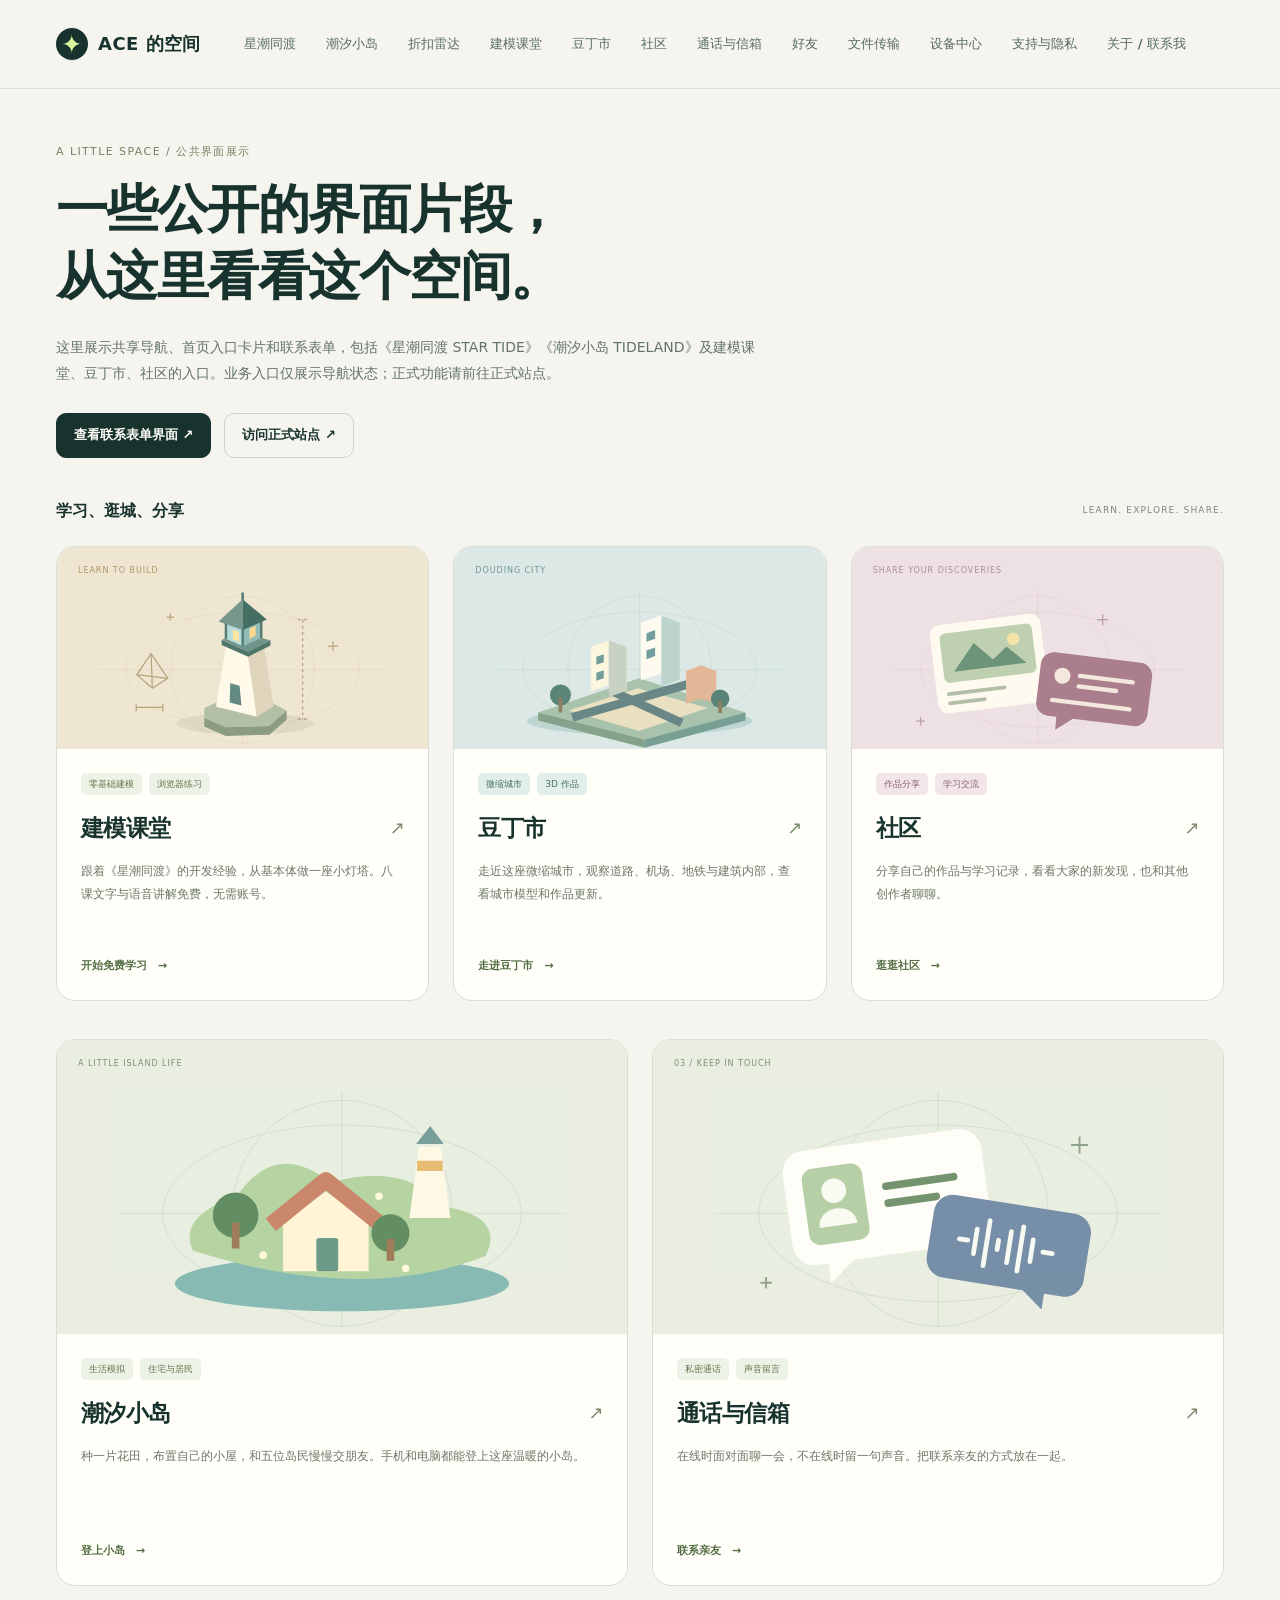
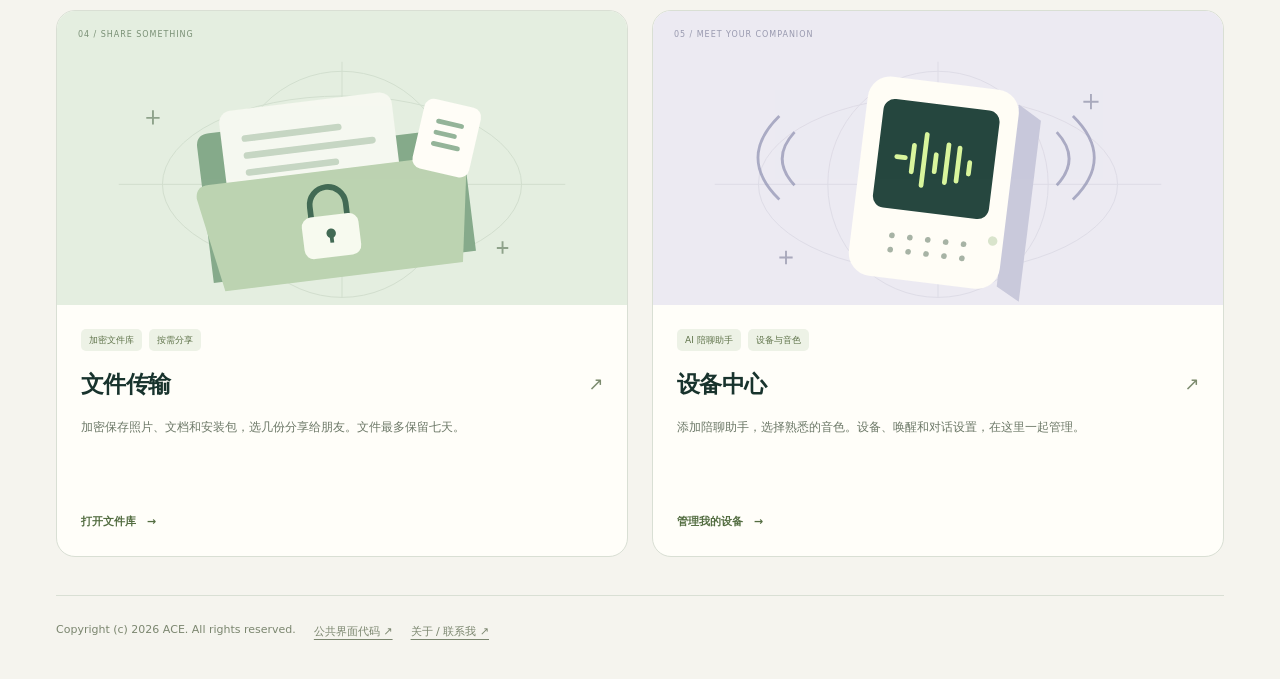
<file: index.html>
<!doctype html>
<html lang="zh-CN">
<head>
  <meta charset="utf-8">
  <meta name="viewport" content="width=device-width,initial-scale=1">
  <meta name="description" content="ACE 的空间的公开前端片段：共享导航、入口插画及联系表单界面。">
  <meta name="theme-color" content="#f5f4ee">
  <title>公共界面展示 · ACE 的空间</title>
  <link rel="stylesheet" href="/shared/site-shell.css">
  <style>
*{box-sizing:border-box}html{color-scheme:light}body{margin:0;background:#f5f4ee;color:#18332d;font:15px/1.6 Inter,"Segoe UI","Microsoft YaHei",system-ui,sans-serif}a{color:inherit}button,input,textarea{font:inherit}.skip{position:fixed;top:8px;left:8px;z-index:1000;padding:10px 15px;background:#18332d;color:#fffef9;border-radius:8px;transform:translateY(-160%)}.skip:focus{transform:none}.ace-contact-footer{display:flex;flex-wrap:wrap;align-items:center;gap:22px;border-top:1px solid #d9dfd4;padding-top:26px;color:#7b866f;font-size:11px}.eyebrow{display:flex;align-items:center;gap:9px}.eyebrow>span{width:6px;height:6px;border-radius:50%;background:#8aa763}
</style>
  <style>
.ace-demo-main{max-width:var(--ace-shell-width,1264px);margin:0 auto;padding:54px var(--ace-shell-gutter,48px) 36px}.ace-demo-eyebrow{margin:0 0 15px;color:#738362;font-size:11px;letter-spacing:.13em}.ace-demo-main h1{max-width:760px;margin:0;font-size:clamp(30px,4.5vw,52px);line-height:1.3;letter-spacing:-.03em}.ace-demo-intro{max-width:710px;margin:23px 0;color:#62736a;font-size:14px;line-height:1.9}.ace-demo-actions{display:flex;flex-wrap:wrap;gap:13px;margin:26px 0 40px}.ace-demo-actions a{display:inline-flex;align-items:center;min-height:44px;padding:11px 17px;border:1px solid #cbd5c1;border-radius:10px;text-decoration:none;font-size:13px;font-weight:650}.ace-demo-actions a:first-child{background:#18332d;color:#fffef9;border-color:#18332d}.ace-demo-main .extra-grid{display:grid;grid-template-columns:repeat(3,minmax(0,1fr));gap:20px}.ace-demo-main .destination{display:block;overflow:hidden;min-width:0;border:1px solid #d9dfd4;border-radius:19px;background:#fffef9;text-decoration:none}.ace-demo-main .card-art{position:relative;overflow:hidden;min-height:178px;padding:28px 0 0;color:#567152;background:#e9eee0}.ace-demo-main .files-art{background:#e4eee0}.ace-demo-main .companion-art{background:#eceaf2;color:#7d7f99}.ace-demo-main .card-art svg{display:block;width:100%;height:auto}.ace-demo-main .art-label{position:absolute;top:18px;left:21px;font-size:8px;letter-spacing:.12em;opacity:.75}.ace-demo-main .card-copy{padding:24px}.ace-demo-main .tags{display:flex;flex-wrap:wrap;gap:7px;margin-bottom:15px}.ace-demo-main .tags span{padding:4px 8px;border-radius:5px;background:#edf2e6;color:#60744b;font-size:9px}.ace-demo-main .card-copy h2{display:flex;align-items:center;justify-content:space-between;margin:0;font-size:23px;letter-spacing:-.025em}.ace-demo-main .card-copy h2 span{font-size:18px;font-weight:400;color:#7c8b6e}.ace-demo-main .card-copy p{min-height:72px;margin:13px 0 20px;color:#6c7867;font-size:12px;line-height:1.9}.ace-demo-main .card-action{font-size:11px;font-weight:650;color:#536d41}.ace-demo-main .card-action span{margin-left:7px}.ace-demo-footer{display:flex;flex-wrap:wrap;gap:18px;margin-top:38px;padding-top:25px;border-top:1px solid #d9dfd4;color:#7b866f;font-size:11px}.ace-demo-footer a{display:inline-flex;align-items:center;min-height:44px;margin-block:-11px;text-underline-offset:4px}.ace-demo-main a:focus-visible{outline:3px solid #476ec4;outline-offset:4px}@media(max-width:900px){.ace-demo-main .extra-grid{grid-template-columns:repeat(2,minmax(0,1fr))}}@media(max-width:650px){.ace-demo-main{padding-top:32px}.ace-demo-main .extra-grid{grid-template-columns:minmax(0,1fr)}.ace-demo-main .card-art{min-height:0}.ace-demo-main .card-copy p{min-height:0}.ace-demo-main .card-copy{padding:23px}}

.ace-demo-main .section-heading{display:flex;flex-wrap:wrap;align-items:center;justify-content:space-between;gap:10px 15px;margin:9px 0 23px}.ace-demo-main .section-heading h2{margin:0;font-size:16px;font-weight:650}.ace-demo-main .section-heading>span{font-size:9px;letter-spacing:.13em;color:#7b877c}.ace-demo-main .creative-destinations{grid-template-columns:repeat(3,minmax(0,1fr));gap:24px;margin-bottom:38px}.ace-demo-main .destinations-secondary{grid-template-columns:repeat(2,minmax(0,1fr));gap:24px}.ace-demo-main .learn-art{background:#efe6d2;color:#9b7a46}.ace-demo-main .city-art{background:#dce8e5;color:#4f7c79}.ace-demo-main .community-art{background:#eee1e4;color:#9a7381}.ace-demo-main .city-card .tags span{background:#e1eeeb;color:#456f65}.ace-demo-main .community-card .tags span{background:#f2e6e9;color:#8a6373}@media(max-width:760px){.ace-demo-main .creative-destinations{grid-template-columns:minmax(0,1fr);gap:22px}}@media(max-width:650px){.ace-demo-main .destinations-secondary{grid-template-columns:minmax(0,1fr);gap:22px}}
</style>
</head>
<body data-ace-page="home">
  <a class="skip" href="#display-main">跳到公共界面展示</a>
  <header class="ace-site-header" data-ace-site-header>
  <div class="ace-site-header__inner">
    <a class="ace-site-brand" href="/" aria-label="ACE 的空间首页" aria-current="page"><span class="ace-site-brand__mark" aria-hidden="true">✦</span><span class="ace-site-brand__name">ACE 的空间</span></a>
    <nav class="ace-primary-nav" aria-label="快速导航">
      <ul class="ace-primary-nav__list">
        <li class="ace-primary-nav__item"><a class="ace-primary-link" href="/play/">星潮同渡</a></li>
        <li class="ace-primary-nav__item"><a class="ace-primary-link" href="/games/tideland/">潮汐小岛</a></li>
        <li class="ace-primary-nav__item"><a class="ace-primary-link" href="/radar/">折扣雷达</a></li>
        <li class="ace-primary-nav__item"><a class="ace-primary-link" href="/learn/">建模课堂</a></li>
        <li class="ace-primary-nav__item"><a class="ace-primary-link" href="/learn/works/douding-city-hq/">豆丁市</a></li>
        <li class="ace-primary-nav__item"><a class="ace-primary-link" href="/community/">社区</a></li>
        <li class="ace-primary-nav__item"><a class="ace-primary-link" href="/connect/">通话与信箱</a></li>
        <li class="ace-primary-nav__item"><a class="ace-primary-link" href="/friends/">好友</a></li>
        <li class="ace-primary-nav__item"><a class="ace-primary-link" href="/files/">文件传输</a></li>
        <li class="ace-primary-nav__item"><a class="ace-primary-link" href="/companion/">设备中心</a></li>
        <li class="ace-primary-nav__item"><a class="ace-primary-link" href="/support/">支持与隐私</a></li>
        <li class="ace-primary-nav__item"><a class="ace-primary-link" href="/about/">关于 / 联系我</a></li>
      </ul>
    </nav>
  </div>
</header>
  <main id="display-main" class="ace-demo-main">
    <p class="ace-demo-eyebrow">A LITTLE SPACE / 公共界面展示</p>
    <h1>一些公开的界面片段，<br>从这里看看这个空间。</h1>
    <p class="ace-demo-intro">这里展示共享导航、首页入口卡片和联系表单，包括《星潮同渡 STAR TIDE》《潮汐小岛 TIDELAND》及建模课堂、豆丁市、社区的入口。业务入口仅展示导航状态；正式功能请前往正式站点。</p>
    <div class="ace-demo-actions"><a href="/about/">查看联系表单界面 ↗</a><a href="https://acexia.xyz/" target="_blank" rel="noopener noreferrer">访问正式站点 ↗</a></div>
    <div class="section-heading"><h2>学习、逛城、分享</h2><span>LEARN. EXPLORE. SHARE.</span></div><section class="extra-grid creative-destinations" aria-label="建模课堂、豆丁市和社区入口"><a class="destination service-card learn-card" href="/learn/"><div class="card-art learn-art" aria-hidden="true"><span class="art-label">LEARN TO BUILD</span><svg viewBox="0 0 600 280" focusable="false"><g fill="none" stroke="currentColor" opacity=".13"><ellipse cx="300" cy="153" rx="189" ry="93"/><ellipse cx="300" cy="153" rx="116" ry="119"/><path d="M65 153H535M300 24V272"/></g><ellipse cx="304" cy="240" rx="111" ry="18" fill="#b5bba0" opacity=".3"/><path d="m238 215 33-15 66 1 34 18-28 25-70 2-35-15Z" fill="#b4c0a5"/><path d="m238 231 35 15 70-2 28-25v15l-28 24-70 2-35-15Z" fill="#8b9c81"/><path d="m274 108 33 11 16 110-66-16Z" fill="#fff9e9"/><path d="m307 119 26-13 17 106-27 17Z" fill="#dfd5bd"/><path d="m274 108 26-13 33 11-26 13Z" fill="#f1e9d4"/><path d="m280 175 15 4 3 32-19-5Z" fill="#628982"/><path d="m266 105 29-14 50 15-36 18Z" fill="#709489"/><path d="m266 105 43 19 36-18v8l-36 18-43-19Z" fill="#4f766b"/><path d="m273 74 27 11v30l-27-12Z" fill="#b7dcda"/><path d="m300 85 30-13v30l-30 13Z" fill="#90bbb6"/><path d="m284 88 10 4v16l-10-4Z" fill="#ffe6a1"/><path d="m311 87 10-5v16l-10 5Z" fill="#ffd78f"/><path d="M273 74v29m27-18v30m30-43v30" stroke="#547d72" stroke-width="4"/><path d="m300 39-39 36 39 14Z" fill="#76978b"/><path d="m300 39 39 33-39 17Z" fill="#446d63"/><path d="M300 30v10" stroke="#547d72" stroke-width="4" stroke-linecap="round"/><g fill="none" stroke="#9b8050" stroke-width="2" opacity=".65"><path d="M397 72v161m-8-161h16m-16 161h16" stroke-dasharray="5 5"/><path d="m129 161 23-34 27 40-25 16Z"/><path d="m152 127 2 56m-25-22 50 6"/><path d="M128 214h43m-43-6v12m43-12v12"/></g><path d="M446 107v16m-8-8h16M183 62v12m-6-6h12" stroke="currentColor" opacity=".6" stroke-width="2"/></svg></div><div class="card-copy"><div class="tags"><span>零基础建模</span><span>浏览器练习</span></div><h2>建模课堂 <span aria-hidden="true">↗</span></h2><p>跟着《星潮同渡》的开发经验，从基本体做一座小灯塔。八课文字与语音讲解免费，无需账号。</p><span class="card-action">开始免费学习 <span aria-hidden="true">→</span></span></div></a><a class="destination service-card city-card" href="/learn/works/douding-city-hq/"><div class="card-art city-art" aria-hidden="true"><span class="art-label">DOUDING CITY</span><svg viewBox="0 0 600 280" focusable="false"><g fill="none" stroke="currentColor" opacity=".13"><ellipse cx="300" cy="153" rx="189" ry="93"/><ellipse cx="300" cy="153" rx="116" ry="119"/><path d="M65 153H535M300 24V272"/></g><ellipse cx="300" cy="236" rx="182" ry="23" fill="#87b2ae" opacity=".35"/><path d="m136 222 163-55 172 55-163 44Z" fill="#a8c2ac"/><path d="m136 222 172 44v13l-172-44Z" fill="#85a28a"/><path d="m308 266 163-44v13l-163 44Z" fill="#779f94"/><path d="m185 219 112-36 113 32-111 37Z" fill="#e9dfc1"/><path d="m191 230 224-64M256 188l112 51" fill="none" stroke="#6a8788" stroke-width="14"/><path d="m221 188 29-10 29 9v-71l-29-10-29 10Z" fill="#fcf6df"/><path d="m250 106 29 10v71l-29 10Z" fill="#c7d2c5"/><path d="m302 170 33-11 30 10v-92l-30-12-33 12Z" fill="#fffaf0"/><path d="m335 65 30 12v92l-30 11Z" fill="#bdd3cd"/><path d="m375 208 24-8 25 8v-53l-25-9-24 9Z" fill="#e3b899"/><g fill="#719d9d"><path d="m230 132 12-4v13l-12 4Zm0 26 12-4v13l-12 4Zm81-64 14-5v14l-14 5Zm0 28 14-5v14l-14 5Z"/></g><g fill="#598477"><circle cx="172" cy="194" r="17"/><circle cx="430" cy="200" r="15"/></g><path d="M172 198v24M430 204v19" stroke="#8e8060" stroke-width="6"/></svg></div><div class="card-copy"><div class="tags"><span>微缩城市</span><span>3D 作品</span></div><h2>豆丁市 <span aria-hidden="true">↗</span></h2><p>走近这座微缩城市，观察道路、机场、地铁与建筑内部，查看城市模型和作品更新。</p><span class="card-action">走进豆丁市 <span aria-hidden="true">→</span></span></div></a><a class="destination service-card community-card" href="/community/"><div class="card-art community-art" aria-hidden="true"><span class="art-label">SHARE YOUR DISCOVERIES</span><svg viewBox="0 0 600 280" focusable="false"><g fill="none" stroke="currentColor" opacity=".13"><ellipse cx="300" cy="153" rx="189" ry="93"/><ellipse cx="300" cy="153" rx="116" ry="119"/><path d="M65 153H535M300 24V272"/></g><g transform="translate(132 70) rotate(-7 100 74)"><rect width="180" height="144" rx="17" fill="#fffaf0"/><rect x="15" y="15" width="150" height="80" rx="9" fill="#bfd0b1"/><path d="m32 78 37-42 28 30 24-18 29 30Z" fill="#6d9479"/><circle cx="133" cy="37" r="10" fill="#f6e3a8"/><path d="M19 113h91M19 128h57" stroke="#b4bfa8" stroke-width="6" stroke-linecap="round"/></g><g transform="translate(300 133) rotate(7 90 58)"><rect width="181" height="103" rx="21" fill="#aa7e8d"/><path d="m35 99 1 25 31-25" fill="#aa7e8d"/><circle cx="37" cy="36" r="13" fill="#f4e7dd"/><path d="M65 33h86M65 50h61M25 77h126" stroke="#f4e7dd" stroke-width="7" stroke-linecap="round"/></g><path d="M405 63v18m-9-9h18M111 229v14m-7-7h14" stroke="currentColor" opacity=".6" stroke-width="2"/></svg></div><div class="card-copy"><div class="tags"><span>作品分享</span><span>学习交流</span></div><h2>社区 <span aria-hidden="true">↗</span></h2><p>分享自己的作品与学习记录，看看大家的新发现，也和其他创作者聊聊。</p><span class="card-action">逛逛社区 <span aria-hidden="true">→</span></span></div></a></section><section class="extra-grid destinations-secondary" aria-label="游戏、通信、文件与设备入口"><a class="destination service-card tideland-card" href="/games/tideland/"><div class="card-art tideland-art" aria-hidden="true"><span class="art-label">A LITTLE ISLAND LIFE</span><svg viewBox="0 0 600 280" focusable="false"><g fill="none" stroke="currentColor" opacity=".13"><ellipse cx="300" cy="153" rx="189" ry="93"/><ellipse cx="300" cy="153" rx="116" ry="119"/><path d="M65 153H535M300 24V272"/></g><ellipse cx="300" cy="227" rx="176" ry="29" fill="#88bab4"/><path d="M143 192Q126 157 190 134Q231 75 288 121Q364 98 409 146Q472 157 451 198Q321 249 143 192Z" fill="#b6d4a2"/><path d="m238 163 45-33 45 33v51h-90Z" fill="#fff4d6"/><path d="m225 165 58-47 58 47" fill="none" stroke="#ca876b" stroke-width="17" stroke-linejoin="round"/><rect x="273" y="179" width="23" height="35" rx="3" fill="#6b9b86"/><path d="m371 158 10-75h23l10 75" fill="#fff8e4"/><path d="M378 80h29l-14-19Z" fill="#789e9a"/><path d="M379 103h27" stroke="#e5bc72" stroke-width="11"/><g fill="#638e64"><circle cx="188" cy="155" r="24"/><circle cx="351" cy="174" r="20"/></g><path d="M188 163v27M351 180v23" stroke="#a17c58" stroke-width="8"/><g fill="#fff8dc"><circle cx="217" cy="197" r="4"/><circle cx="367" cy="211" r="4"/><circle cx="339" cy="135" r="4"/></g></svg></div><div class="card-copy"><div class="tags"><span>生活模拟</span><span>住宅与居民</span></div><h2>潮汐小岛 <span aria-hidden="true">↗</span></h2><p>种一片花田，布置自己的小屋，和五位岛民慢慢交朋友。手机和电脑都能登上这座温暖的小岛。</p><span class="card-action">登上小岛 <span aria-hidden="true">→</span></span></div></a><a class="destination service-card communication-card" href="/connect/"><div class="card-art communication-art" aria-hidden="true"><span class="art-label">03 / KEEP IN TOUCH</span><svg viewBox="0 0 600 280" focusable="false"><g fill="none" stroke="currentColor" opacity=".13"><ellipse cx="300" cy="153" rx="189" ry="93"/><ellipse cx="300" cy="153" rx="116" ry="119"/><path d="M65 153H535M300 24V272"/></g><g transform="translate(143 69) rotate(-8 150 80)"><rect width="211" height="121" rx="23" fill="#fffdf7"/><path d="M35 118v24l31-24" fill="#fffdf7"/><rect x="19" y="20" width="64" height="81" rx="12" fill="#b6cfa7"/><circle cx="51" cy="46" r="13" fill="#f9fbf0"/><path d="M31 83c0-24 40-24 40 0" fill="#f9fbf0"/><path d="M106 49h72M106 67h51" stroke="#74956e" stroke-width="8" stroke-linecap="round"/></g><g transform="translate(290 144) rotate(9 90 50)"><rect width="167" height="88" rx="20" fill="#778ea7"/><path d="M128 84v21l-28-21" fill="#778ea7"/><path d="M31 45h9m8-13v26m12-37v48m12-29v10m12-21v33m12-40v47m12-35v23m12-12h10" stroke="#f7faf0" stroke-width="5" stroke-linecap="round"/></g><path d="M449 72v18m-9-9h18M119 220v12m-6-6h12" stroke="currentColor" opacity=".6" stroke-width="2"/></svg></div><div class="card-copy"><div class="tags"><span>私密通话</span><span>声音留言</span></div><h2>通话与信箱 <span aria-hidden="true">↗</span></h2><p>在线时面对面聊一会，不在线时留一句声音。把联系亲友的方式放在一起。</p><span class="card-action">联系亲友 <span aria-hidden="true">→</span></span></div></a><a class="destination service-card files-card" href="/files/"><div class="card-art files-art" aria-hidden="true"><span class="art-label">04 / SHARE SOMETHING</span><svg viewBox="0 0 600 280" focusable="false"><g fill="none" stroke="currentColor" opacity=".13"><ellipse cx="300" cy="153" rx="189" ry="93"/><ellipse cx="300" cy="153" rx="116" ry="119"/><path d="M65 153H535M300 24V272"/></g><g transform="translate(155 83) rotate(-7 143 83)"><path d="M0 30V13Q0 0 14 0h81l22 26h143q18 0 18 18v113H0Z" fill="#86aa8b"/><rect x="26" y="-21" width="183" height="150" rx="13" fill="#f6f8f0"/><path d="M51 10h99M51 28h133M51 46h92" stroke="#c6d6c4" stroke-width="7" stroke-linecap="round"/><path d="M-7 67q0-13 14-13h259q14 0 13 13l-16 100H11Z" fill="#bcd3b1"/><path d="M110 102v-12a19 19 0 0 1 38 0v12" fill="none" stroke="#426a54" stroke-width="6"/><rect x="99" y="101" width="60" height="44" rx="10" fill="#f7faef"/><circle cx="129" cy="120" r="5" fill="#426a54"/><path d="M129 122v8" stroke="#426a54" stroke-width="4"/></g><g transform="translate(389 61) rotate(13)"><rect width="61" height="75" rx="10" fill="#fffdf7"/><path d="M18 22h25M18 34h20M18 46h26" stroke="#94b59a" stroke-width="5" stroke-linecap="round"/></g><path d="M101 75v15m-7-7h14M469 213v13m-6-6h12" stroke="currentColor" opacity=".6" stroke-width="2"/></svg></div><div class="card-copy"><div class="tags"><span>加密文件库</span><span>按需分享</span></div><h2>文件传输 <span aria-hidden="true">↗</span></h2><p>加密保存照片、文档和安装包，选几份分享给朋友。文件最多保留七天。</p><span class="card-action">打开文件库 <span aria-hidden="true">→</span></span></div></a><a class="destination service-card companion-card" href="/companion/"><div class="card-art companion-art" aria-hidden="true"><span class="art-label">05 / MEET YOUR COMPANION</span><svg viewBox="0 0 600 280" focusable="false"><g fill="none" stroke="currentColor" opacity=".13"><ellipse cx="300" cy="153" rx="189" ry="93"/><ellipse cx="300" cy="153" rx="116" ry="119"/><path d="M65 153H535M300 24V272"/></g><g transform="translate(216 46) rotate(7 82 102)"><path d="M159 13l25 14v192l-25-13Z" fill="#c9c9db"/><rect width="160" height="211" rx="24" fill="#fffdf6"/><rect x="18" y="23" width="123" height="115" rx="12" fill="#26473f"/><path d="M38 83h9m8-14v28m12-41v54m12-34v18m12-30v40m12-38v35m12-21v12" stroke="#d9f69d" stroke-width="5" stroke-linecap="round"/><g fill="#a7b3a5"><circle cx="43" cy="166" r="3"/><circle cx="62" cy="166" r="3"/><circle cx="81" cy="166" r="3"/><circle cx="100" cy="166" r="3"/><circle cx="119" cy="166" r="3"/><circle cx="43" cy="181" r="3"/><circle cx="62" cy="181" r="3"/><circle cx="81" cy="181" r="3"/><circle cx="100" cy="181" r="3"/><circle cx="119" cy="181" r="3"/></g><circle cx="149" cy="159" r="5" fill="#d9e4cc"/></g><g fill="none" stroke="#888aac" stroke-width="3" opacity=".65"><path d="M149 98q-26 28 0 56M133 81q-45 44 0 88M425 98q26 28 0 56M442 81q45 44 0 88"/></g><path d="M140 223v14m-7-7h14M461 58v16m-8-8h16" stroke="currentColor" opacity=".6" stroke-width="2"/></svg></div><div class="card-copy"><div class="tags"><span>AI 陪聊助手</span><span>设备与音色</span></div><h2>设备中心 <span aria-hidden="true">↗</span></h2><p>添加陪聊助手，选择熟悉的音色。设备、唤醒和对话设置，在这里一起管理。</p><span class="card-action">管理我的设备 <span aria-hidden="true">→</span></span></div></a></section>
    <footer class="ace-demo-footer"><span>Copyright (c) 2026 ACE. All rights reserved.</span><a href="https://github.com/ace3559798514-stack/acexia-public" target="_blank" rel="noopener noreferrer">公共界面代码 ↗</a><a href="/about/">关于 / 联系我 ↗</a></footer>
  </main>
</body>
</html>
</file>
<file: shared/site-shell.css>
@charset "UTF-8";

/* Shared chrome is self-contained; page adjustments require an explicit page. */
body[data-ace-page] {
  --ace-shell-width: 1264px;
  --ace-shell-gutter: 48px;
  --ace-page-space: 40px;
  --ace-page-title-size: 36px;
}

.ace-site-header,
.ace-site-header *,
.ace-communication-nav,
.ace-communication-nav * {
  box-sizing: border-box;
}

.ace-site-header {
  display: block;
  flex: 0 0 auto;
  position: relative;
  width: 100%;
  max-width: none;
  margin: 0;
  padding: 0;
  border: 0;
  border-bottom: 1px solid #d9dfd4;
  background: #f5f4ee;
  color: #18332d;
  color-scheme: light;
  font: 500 13px/1.5 Inter, "Segoe UI", "Microsoft YaHei", system-ui, sans-serif;
}

.ace-site-header__inner {
  display: grid;
  grid-template-columns: auto minmax(0, 1fr) auto;
  align-items: center;
  gap: 20px;
  width: 100%;
  max-width: var(--ace-shell-width, 1264px);
  min-height: 88px;
  margin: 0 auto;
  padding: 16px var(--ace-shell-gutter, 48px);
}

.ace-site-brand {
  display: inline-flex;
  align-items: center;
  gap: 10px;
  width: fit-content;
  min-width: 0;
  min-height: 44px;
  color: #18332d;
  font-size: 18px;
  font-weight: 750;
  letter-spacing: .025em;
  line-height: 1.4;
  text-decoration: none;
  white-space: nowrap;
  touch-action: manipulation;
}

.ace-site-brand__mark {
  display: grid;
  place-items: center;
  flex: 0 0 32px;
  width: 32px;
  height: 32px;
  border-radius: 50%;
  background: #18332d;
  color: #d9f69d;
  font: 25px/1 system-ui, sans-serif;
}

.ace-primary-nav {
  min-width: 0;
  max-width: 100%;
  overflow-x: auto;
  overscroll-behavior-inline: contain;
  scrollbar-width: thin;
  scrollbar-color: #bcc9b2 transparent;
  scroll-padding-inline: 6px;
  -webkit-overflow-scrolling: touch;
}

.ace-primary-nav__list {
  display: flex;
  align-items: center;
  justify-content: flex-end;
  gap: 4px;
  width: max-content;
  min-width: 100%;
  margin: 0;
  padding: 5px;
  list-style: none;
}

.ace-primary-nav__item {
  flex: 0 0 auto;
  margin: 0;
  padding: 0;
}

.ace-primary-link {
  display: inline-flex;
  align-items: center;
  justify-content: center;
  min-height: 44px;
  padding: 10px 12px;
  border: 1px solid transparent;
  border-radius: 10px;
  background: transparent;
  color: #586d5e;
  font: inherit;
  font-weight: 550;
  line-height: 1.5;
  text-decoration: none;
  white-space: nowrap;
  touch-action: manipulation;
}

.ace-primary-link:hover {
  background: #e9edde;
  color: #18332d;
}

.ace-primary-link[aria-current="page"] {
  border-color: #cfdcbf;
  background: #e1ebd3;
  color: #284b39;
  font-weight: 700;
}

.ace-site-account {
  display: flex;
  align-items: center;
  justify-content: flex-end;
  gap: 8px;
  min-width: 0;
  max-width: 205px;
  color: #284b39;
  font-size: 12px;
}

.ace-site-account > * {
  min-width: 0;
  max-width: 100%;
}

.ace-site-account > :is(a, button) {
  display: inline-flex;
  align-items: center;
  justify-content: center;
  gap: 6px;
  width: auto;
  min-height: 44px;
  margin: 0;
  padding: 10px 14px;
  overflow: hidden;
  border: 1px solid #ccd7c1;
  border-radius: 30px;
  background: #e9edde;
  color: #284b39;
  font: inherit;
  line-height: 1.4;
  text-overflow: ellipsis;
  text-decoration: none;
  white-space: nowrap;
  cursor: pointer;
  touch-action: manipulation;
}

.ace-site-account > :is(a, button):hover {
  background: #e0e8d4;
}

.ace-site-account :is([data-account-name], #account-name) {
  min-width: 0;
  overflow: hidden;
  text-overflow: ellipsis;
  white-space: nowrap;
}

.ace-account-identity {
  display: flex;
  align-items: center;
  gap: 8px;
  min-height: 44px;
}

.ace-account-avatar {
  display: grid;
  place-items: center;
  flex: 0 0 30px;
  width: 30px;
  height: 30px;
  border: 1px solid #dae0cf;
  border-radius: 50%;
  background: #e8edde;
  color: #284b39;
  font-size: 12px;
  font-weight: 700;
}

.ace-communication-nav {
  width: 100%;
  max-width: var(--ace-shell-width, 1264px);
  margin: 0 auto;
  padding: 24px var(--ace-shell-gutter, 48px) 0;
  color: #18332d;
  font: 500 13px/1.5 Inter, "Segoe UI", "Microsoft YaHei", system-ui, sans-serif;
}

.ace-communication-nav__inner {
  display: flex;
  gap: 10px;
}

.ace-communication-tab {
  display: flex;
  align-items: center;
  gap: 14px;
  min-width: 0;
  min-height: 54px;
  padding: 11px 18px;
  border: 1px solid #d9dfd4;
  border-radius: 12px;
  background: #fffef9;
  color: #586d5e;
  text-decoration: none;
  touch-action: manipulation;
}

.ace-communication-tab:hover {
  background: #edf1e5;
  color: #18332d;
}

.ace-communication-tab[aria-current="page"] {
  border-color: #c4d4b4;
  background: #e3ecd6;
  color: #284b39;
}

.ace-communication-tab__label {
  font-size: 14px;
  font-weight: 700;
  white-space: nowrap;
}

.ace-communication-tab__description {
  color: #62736a;
  font-size: 11px;
  white-space: nowrap;
}

.ace-site-brand:focus-visible,
.ace-primary-link:focus-visible,
.ace-site-account :is(a, button):focus-visible,
.ace-communication-tab:focus-visible {
  outline: 3px solid #476ec4;
  outline-offset: 2px;
}

/* These selectors adjust only the named page's outer frame and main title. */
body[data-ace-page="home"] > .site-wrap,
body[data-ace-page="files"] > .site-wrap,
body[data-ace-page="companion"] > .site-wrap {
  width: 100%;
  max-width: var(--ace-shell-width);
  margin-inline: auto;
  padding-inline: var(--ace-shell-gutter);
}

body[data-ace-page="call"] > #call-main,
body[data-ace-page="wifi"] > main {
  width: 100%;
  max-width: var(--ace-shell-width);
  margin-inline: auto;
  padding: var(--ace-page-space) var(--ace-shell-gutter) 64px;
}

body[data-ace-page="mailbox"] > .layout {
  max-width: var(--ace-shell-width);
  margin-inline: auto;
}

body[data-ace-page="mailbox"] > .layout > .sidebar {
  padding-top: var(--ace-page-space);
  padding-left: var(--ace-shell-gutter);
}

body[data-ace-page="mailbox"] > .layout > main {
  padding-top: var(--ace-page-space);
  padding-right: var(--ace-shell-gutter);
}

body[data-ace-page="files"] .files-intro,
body[data-ace-page="companion"] .companion-hero {
  padding-top: var(--ace-page-space);
}

body[data-ace-page="call"] .call-intro .eyebrow,
body[data-ace-page="files"] .files-intro .eyebrow,
body[data-ace-page="companion"] .companion-hero .eyebrow,
body[data-ace-page="wifi"] > main > .eyebrow {
  margin: 0 0 16px;
  font-size: 10px;
  letter-spacing: .14em;
}

body[data-ace-page="call"] .call-intro h1,
body[data-ace-page="files"] #files-title,
body[data-ace-page="companion"] #hero-title,
body[data-ace-page="mailbox"] #page-title,
body[data-ace-page="wifi"] > main > h1 {
  font-size: var(--ace-page-title-size);
  font-weight: 720;
  letter-spacing: -.035em;
  line-height: 1.25;
}

body[data-ace-page="call"] .call-intro h1,
body[data-ace-page="wifi"] > main > h1 {
  margin: 0 0 20px;
}

/* Keep the Wi-Fi form readable inside the same aligned outer page frame. */
body[data-ace-page="wifi"] > main > :is(.version, .steps, .panel, .fallback, .footnote) {
  max-width: 720px;
}

body[data-ace-page="play"] > .ace-site-header {
  flex-shrink: 0;
}

body[data-ace-page="support"] > .support-main {
  max-width: var(--ace-shell-width);
  padding-inline: var(--ace-shell-gutter);
  padding-top: var(--ace-page-space);
}

body[data-ace-page="support"] #support-title {
  font-size: var(--ace-page-title-size);
}

body[data-ace-page="play"] .title-screen {
  min-height: calc(100svh - var(--ace-site-header-height, 88px));
}

body[data-ace-page="play"] .game-screen {
  top: var(--ace-site-header-height, 88px);
}
body[data-ace-page="home"] .about-contact-link {
  display: inline-flex;
  align-items: center;
  min-height: 44px;
  margin-top: 12px;
  color: #284b39;
  text-underline-offset: 4px;
}
body[data-ace-page="home"] footer a {
  display: inline-flex;
  align-items: center;
  min-height: 44px;
  color: inherit;
  text-underline-offset: 4px;
}

@media (max-width: 1060px) {
  body[data-ace-page] {
    --ace-shell-gutter: 28px;
  }

  .ace-site-header__inner {
    grid-template-columns: minmax(0, 1fr) auto;
    gap: 6px 18px;
    padding-block: 12px 9px;
  }

  .ace-primary-nav {
    grid-row: 2;
    grid-column: 1 / -1;
    margin-inline: -5px;
  }

  .ace-primary-nav__list {
    justify-content: flex-start;
  }

  .ace-site-account {
    grid-row: 1;
    grid-column: 2;
  }
}

@media (max-width: 650px) {
  body[data-ace-page] {
    --ace-shell-gutter: 20px;
    --ace-page-space: 28px;
    --ace-page-title-size: 30px;
  }

  .ace-site-header__inner {
    gap: 3px 12px;
    padding-top: 9px;
    padding-bottom: 6px;
  }

  .ace-site-brand {
    gap: 8px;
    font-size: 15px;
    letter-spacing: 0;
  }

  .ace-site-brand__mark {
    flex-basis: 28px;
    width: 28px;
    height: 28px;
    font-size: 22px;
  }

  .ace-primary-link {
    padding-inline: 12px;
    font-size: 12px;
  }

  .ace-site-account {
    max-width: min(37vw, 170px);
    font-size: 11px;
  }

  .ace-site-account > :is(a, button) {
    padding-inline: 10px;
  }

  .ace-communication-nav {
    padding-top: 18px;
  }

  .ace-communication-nav__inner {
    gap: 8px;
  }

  .ace-communication-tab {
    flex: 1 1 0;
    align-items: flex-start;
    flex-direction: column;
    gap: 3px;
    min-height: 64px;
    padding: 11px 14px;
  }

  body[data-ace-page="mailbox"] > .layout > .sidebar {
    padding: 14px var(--ace-shell-gutter);
  }

  body[data-ace-page="mailbox"] > .layout > main {
    padding-inline: var(--ace-shell-gutter);
  }
}

@media (forced-colors: active) {
  .ace-primary-link[aria-current="page"],
  .ace-communication-tab[aria-current="page"] {
    border-color: Highlight;
  }
}
</file>
